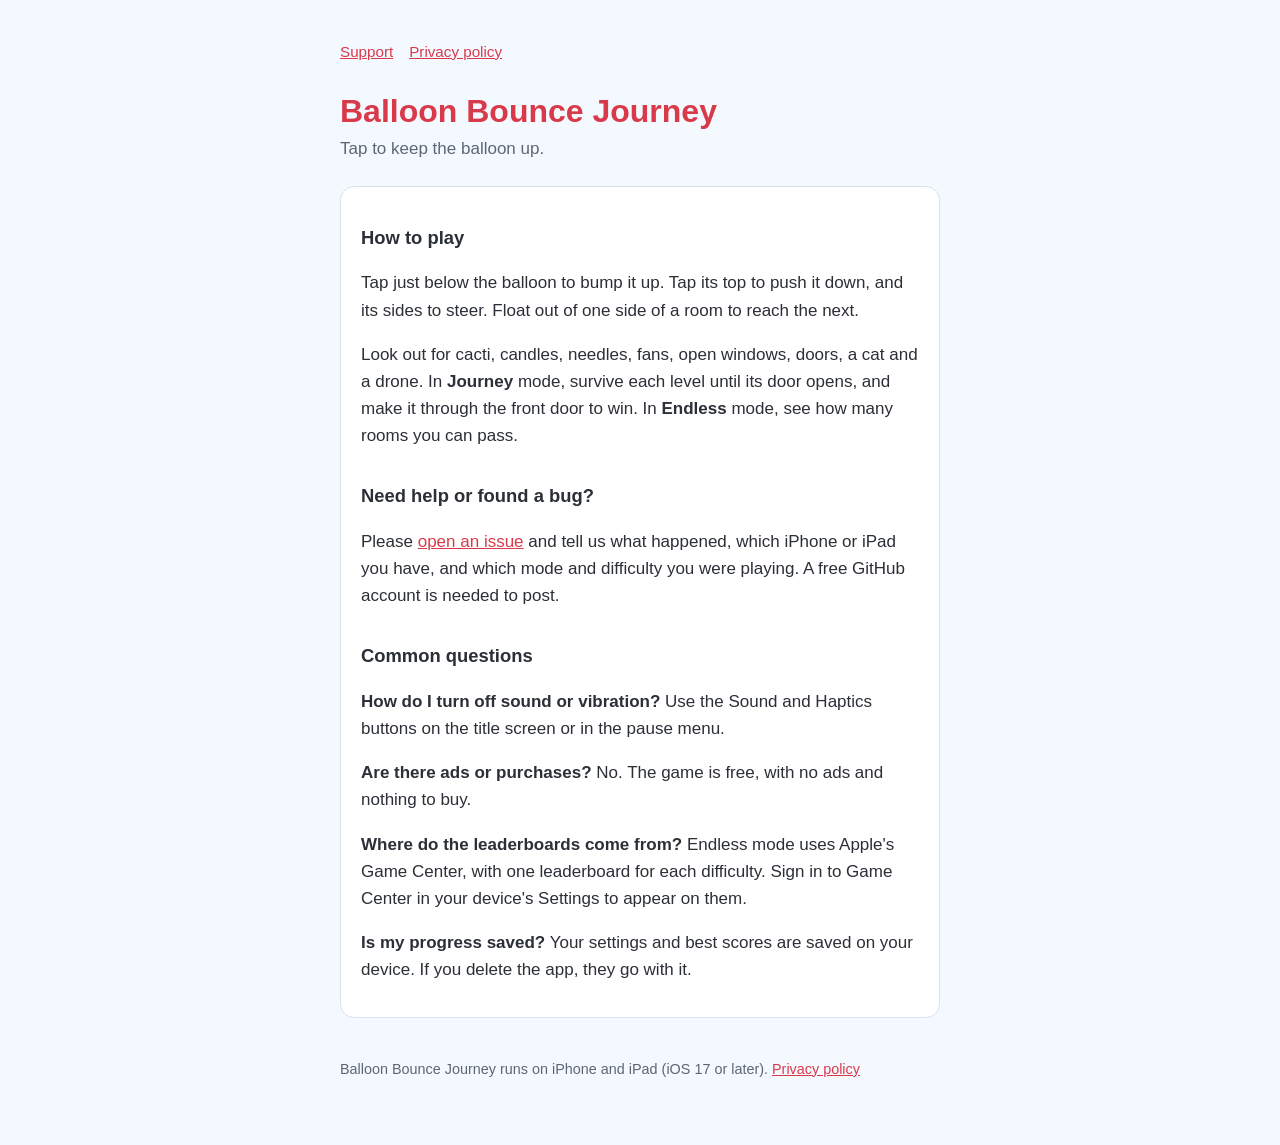
<file: index.html>
<!doctype html>
<html lang="en">
<head>
<meta charset="utf-8">
<meta name="viewport" content="width=device-width, initial-scale=1">
<title>Balloon Bounce Journey: Support</title>
<meta name="description" content="Help and support for Balloon Bounce Journey, a one-finger balloon game for iPhone and iPad.">
<link rel="stylesheet" href="style.css">
</head>
<body>
<main>
  <nav><a href="index.html">Support</a><a href="privacy.html">Privacy policy</a></nav>
  <h1>Balloon Bounce Journey</h1>
  <p class="tagline">Tap to keep the balloon up.</p>

  <div class="card">
    <h2>How to play</h2>
    <p>Tap just below the balloon to bump it up. Tap its top to push it down, and its sides to steer. Float out of one side of a room to reach the next.</p>
    <p>Look out for cacti, candles, needles, fans, open windows, doors, a cat and a drone. In <strong>Journey</strong> mode, survive each level until its door opens, and make it through the front door to win. In <strong>Endless</strong> mode, see how many rooms you can pass.</p>

    <h2>Need help or found a bug?</h2>
    <p>Please <a href="https://github.com/callowaydavis/balloon-bounce-journey/issues/new">open an issue</a> and tell us what happened, which iPhone or iPad you have, and which mode and difficulty you were playing. A free GitHub account is needed to post.</p>

    <h2>Common questions</h2>
    <p><strong>How do I turn off sound or vibration?</strong> Use the Sound and Haptics buttons on the title screen or in the pause menu.</p>
    <p><strong>Are there ads or purchases?</strong> No. The game is free, with no ads and nothing to buy.</p>
    <p><strong>Where do the leaderboards come from?</strong> Endless mode uses Apple's Game Center, with one leaderboard for each difficulty. Sign in to Game Center in your device's Settings to appear on them.</p>
    <p><strong>Is my progress saved?</strong> Your settings and best scores are saved on your device. If you delete the app, they go with it.</p>
  </div>

  <footer>Balloon Bounce Journey runs on iPhone and iPad (iOS 17 or later). <a href="privacy.html">Privacy policy</a></footer>
</main>
</body>
</html>
</file>
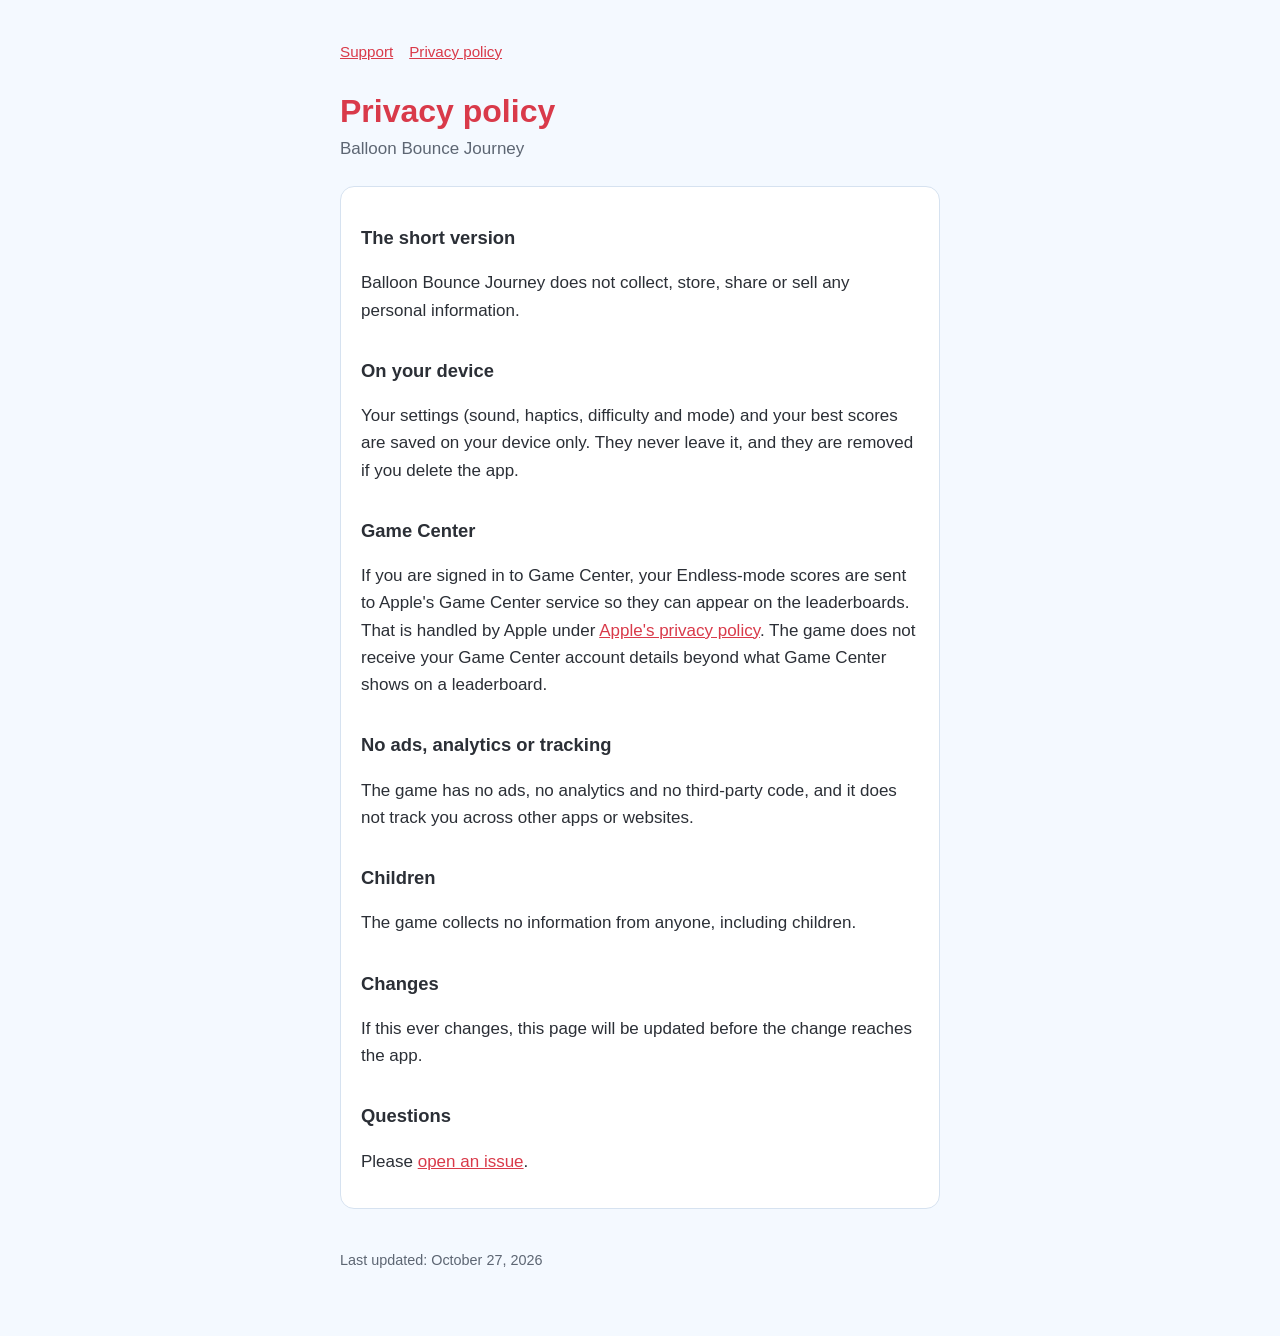
<file: privacy.html>
<!doctype html>
<html lang="en">
<head>
<meta charset="utf-8">
<meta name="viewport" content="width=device-width, initial-scale=1">
<title>Balloon Bounce Journey: Privacy policy</title>
<meta name="description" content="Privacy policy for Balloon Bounce Journey. The game collects no personal information.">
<link rel="stylesheet" href="style.css">
</head>
<body>
<main>
  <nav><a href="index.html">Support</a><a href="privacy.html">Privacy policy</a></nav>
  <h1>Privacy policy</h1>
  <p class="tagline">Balloon Bounce Journey</p>

  <div class="card">
    <h2>The short version</h2>
    <p>Balloon Bounce Journey does not collect, store, share or sell any personal information.</p>

    <h2>On your device</h2>
    <p>Your settings (sound, haptics, difficulty and mode) and your best scores are saved on your device only. They never leave it, and they are removed if you delete the app.</p>

    <h2>Game Center</h2>
    <p>If you are signed in to Game Center, your Endless-mode scores are sent to Apple's Game Center service so they can appear on the leaderboards. That is handled by Apple under <a href="https://www.apple.com/legal/privacy/">Apple's privacy policy</a>. The game does not receive your Game Center account details beyond what Game Center shows on a leaderboard.</p>

    <h2>No ads, analytics or tracking</h2>
    <p>The game has no ads, no analytics and no third-party code, and it does not track you across other apps or websites.</p>

    <h2>Children</h2>
    <p>The game collects no information from anyone, including children.</p>

    <h2>Changes</h2>
    <p>If this ever changes, this page will be updated before the change reaches the app.</p>

    <h2>Questions</h2>
    <p>Please <a href="https://github.com/callowaydavis/balloon-bounce-journey/issues/new">open an issue</a>.</p>
  </div>

  <footer>Last updated: October 27, 2026</footer>
</main>
</body>
</html>
</file>
<file: style.css>
:root { --bg: #f4f9ff; --ink: #2b2f36; --muted: #5d6673; --accent: #d93a4a; --card: #ffffff; --line: #d6e2f0; }
@media (prefers-color-scheme: dark) {
  :root { --bg: #14181f; --ink: #e8edf4; --muted: #9aa5b4; --accent: #ff6b78; --card: #1d232d; --line: #2c3542; }
}
* { box-sizing: border-box; }
body { margin: 0; background: var(--bg); color: var(--ink); font: 17px/1.6 -apple-system, BlinkMacSystemFont, "Segoe UI", Roboto, sans-serif; }
main { max-width: 640px; margin: 0 auto; padding: 40px 20px 64px; }
h1 { font-size: 2rem; line-height: 1.2; margin: 0 0 4px; color: var(--accent); }
h2 { font-size: 1.15rem; margin: 32px 0 6px; }
.tagline { color: var(--muted); margin: 0 0 24px; }
.card { background: var(--card); border: 1px solid var(--line); border-radius: 14px; padding: 4px 20px 16px; }
a { color: var(--accent); }
nav { margin-bottom: 28px; font-size: 0.95rem; }
nav a { margin-right: 16px; }
footer { margin-top: 40px; color: var(--muted); font-size: 0.9rem; }
</file>
